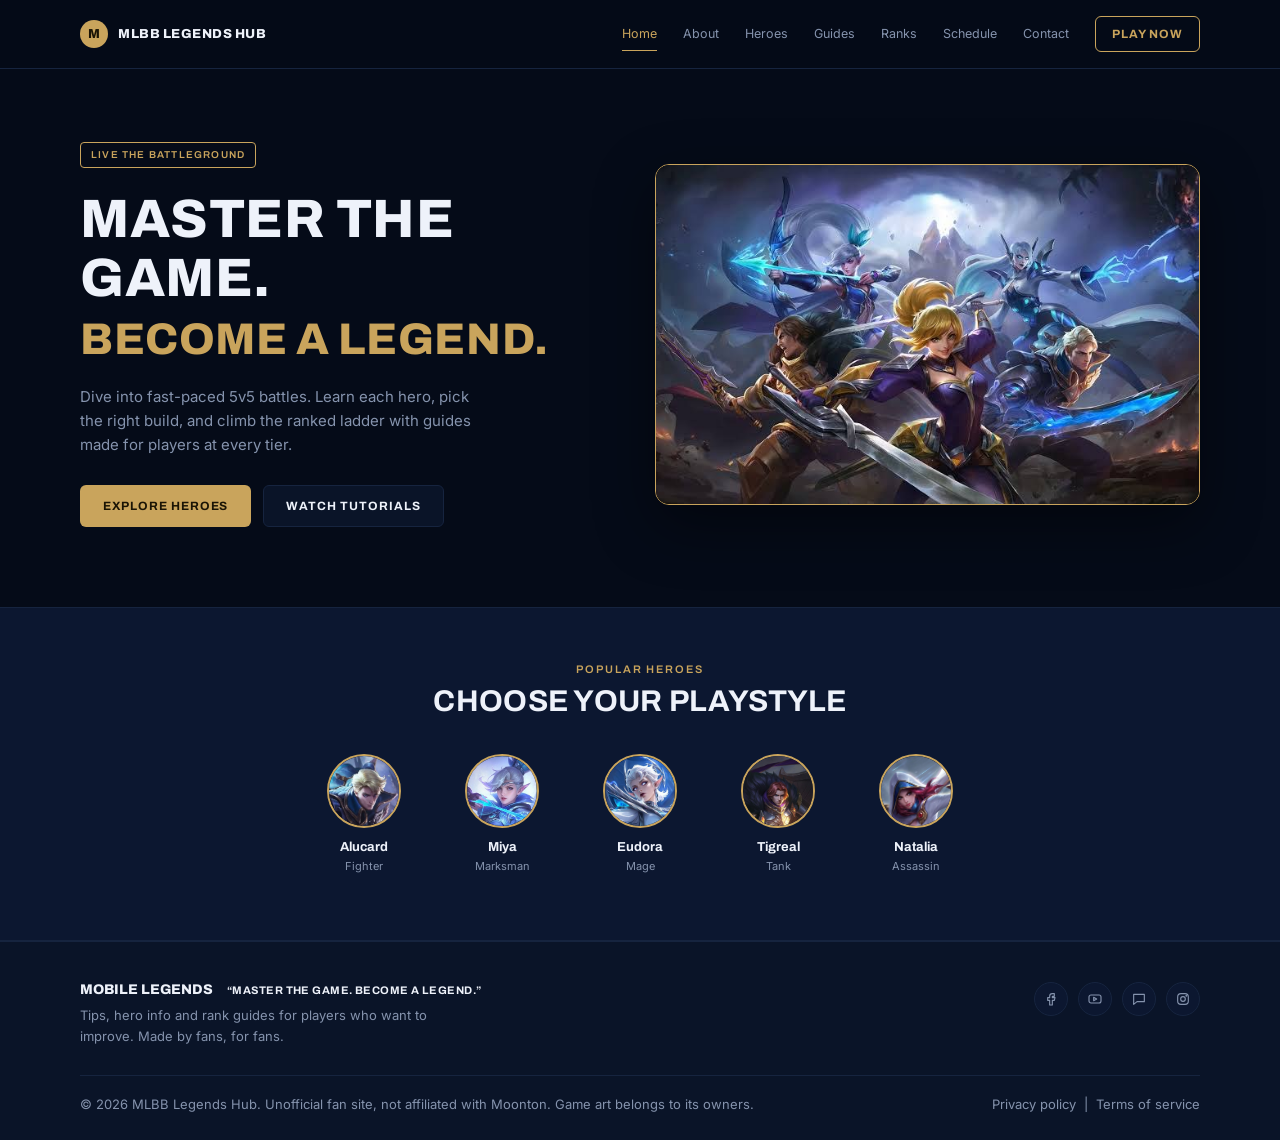
<file: index.html>
<!DOCTYPE html>
<html lang="en">
<head>
  <meta charset="UTF-8">
  <meta name="viewport" content="width=device-width, initial-scale=1">
  <title>MLBB Legends Hub</title>
  <meta name="description" content="Hero picks, guides, rank tiers and match schedules for Mobile Legends players.">
  <link rel="preconnect" href="https://fonts.googleapis.com">
  <link rel="preconnect" href="https://fonts.gstatic.com" crossorigin>
  <link href="https://fonts.googleapis.com/css2?family=Archivo:wght@500;700;800&family=Inter:wght@400;500;600&display=swap" rel="stylesheet">
  <link rel="stylesheet" href="css/style.css">
</head>
<body>

<svg width="0" height="0" style="position:absolute" aria-hidden="true">
  <defs>
    <symbol id="i-tank" viewBox="0 0 24 24"><path d="M12 3l7 3v5c0 5-3.5 8.5-7 10-3.5-1.5-7-5-7-10V6z"/></symbol>
    <symbol id="i-fighter" viewBox="0 0 24 24"><path d="M5 19l10-10M15 9l4-4V4h-1l-4 4M7 17l-2 2M8 14l2 2"/></symbol>
    <symbol id="i-assassin" viewBox="0 0 24 24"><path d="M12 2l3 9-3 3-3-3zM12 14v8M9 17h6"/></symbol>
    <symbol id="i-mage" viewBox="0 0 24 24"><path d="M12 3l2.5 6.5L21 12l-6.5 2.5L12 21l-2.5-6.5L3 12l6.5-2.5z"/></symbol>
    <symbol id="i-marksman" viewBox="0 0 24 24"><circle cx="12" cy="12" r="9"/><circle cx="12" cy="12" r="5"/><circle cx="12" cy="12" r="1"/></symbol>
    <symbol id="i-support" viewBox="0 0 24 24"><path d="M12 20s-7-4.5-7-10a4 4 0 017-2.5A4 4 0 0119 10c0 5.5-7 10-7 10z"/></symbol>
    <symbol id="i-star" viewBox="0 0 24 24"><path d="M12 3l2.7 5.6 6.1.9-4.4 4.3 1 6.1L12 17l-5.4 2.9 1-6.1L3.2 9.5l6.1-.9z"/></symbol>
    <symbol id="i-book" viewBox="0 0 24 24"><path d="M5 4h11a3 3 0 013 3v13H8a3 3 0 01-3-3zM5 17a3 3 0 013-3h11"/></symbol>
    <symbol id="i-bolt" viewBox="0 0 24 24"><path d="M13 2L5 14h6l-1 8 8-12h-6z"/></symbol>
    <symbol id="i-gem" viewBox="0 0 24 24"><path d="M6 4h12l4 6-10 11L2 10zM2 10h20M9 4l-2 6 5 11 5-11-2-6"/></symbol>
    <symbol id="i-rank" viewBox="0 0 24 24"><path d="M12 2l8 3v6c0 5.2-3.4 9.3-8 11-4.6-1.7-8-5.8-8-11V5z"/><path d="M12 8l1.5 3 3.3.5-2.4 2.3.6 3.3-3-1.6-3 1.6.6-3.3-2.4-2.3 3.3-.5z"/></symbol>
    <symbol id="i-fb" viewBox="0 0 24 24"><path d="M14 8h3V4h-3a4 4 0 00-4 4v2H7v4h3v7h4v-7h3l1-4h-4V8z"/></symbol>
    <symbol id="i-yt" viewBox="0 0 24 24"><rect x="3" y="6" width="18" height="12" rx="3"/><path d="M10 9.5v5l4.5-2.5z"/></symbol>
    <symbol id="i-chat" viewBox="0 0 24 24"><path d="M4 5h16v11H9l-5 4z"/></symbol>
    <symbol id="i-ig" viewBox="0 0 24 24"><rect x="4" y="4" width="16" height="16" rx="5"/><circle cx="12" cy="12" r="3.5"/><circle cx="17" cy="7" r=".6"/></symbol>
  </defs>
</svg>

<a class="skip" href="#main">Skip to content</a>

<header class="site-header">
  <div class="wrap bar">
    <a class="brand" href="index.html" aria-label="MLBB Legends Hub home">
      <span class="brand-mark">M</span>
      <span class="brand-name">MLBB Legends Hub</span>
    </a>

    <button class="nav-toggle" aria-expanded="false" aria-controls="nav" aria-label="Open menu">
      <span></span><span></span><span></span>
    </button>

    <nav id="nav" class="nav" aria-label="Main">
      <a href="index.html" aria-current="page">Home</a>
      <a href="about.html">About</a>
      <a href="heroes.html">Heroes</a>
      <a href="guides.html">Guides</a>
      <a href="ranks.html">Ranks</a>
      <a href="schedule.html">Schedule</a>
      <a href="contact.html">Contact</a>
      <a class="btn btn-outline nav-cta" href="heroes.html">Play now</a>
    </nav>
  </div>
</header>

<main id="main" tabindex="-1">
  <section class="page" data-page="home">
    <div class="wrap hero">
      <div class="hero-copy">
        <span class="tag">Live the battleground</span>
        <h1>Master the game.<span class="gold">Become a legend.</span></h1>
        <p>Dive into fast-paced 5v5 battles. Learn each hero, pick the right build, and climb the ranked ladder with guides made for players at every tier.</p>
        <div class="btn-row">
          <a class="btn btn-gold" href="heroes.html">Explore heroes</a>
          <a class="btn btn-dark" href="guides.html">Watch tutorials</a>
        </div>
      </div>
      <figure class="hero-art">
        <img src="assets/banner.jpg" alt="Mobile Legends heroes charging into battle" width="739" height="415">
      </figure>
    </div>

    <div class="band">
      <div class="wrap">
        <p class="eyebrow center">Popular heroes</p>
        <h2 class="center">Choose your playstyle</h2>
        <ul class="orbs" id="home-orbs">
          <li><a href="heroes.html?hero=alucard"><img src="assets/alucard.jpg" alt=""><strong>Alucard</strong><span>Fighter</span></a></li>
          <li><a href="heroes.html?hero=miya"><img src="assets/miya.jpg" alt=""><strong>Miya</strong><span>Marksman</span></a></li>
          <li><a href="heroes.html?hero=eudora"><img src="assets/eudora.jpg" alt=""><strong>Eudora</strong><span>Mage</span></a></li>
          <li><a href="heroes.html?hero=tigreal"><img src="assets/tigreal.jpg" alt=""><strong>Tigreal</strong><span>Tank</span></a></li>
          <li><a href="heroes.html?hero=natalia"><img src="assets/natalia.jpg" alt=""><strong>Natalia</strong><span>Assassin</span></a></li>
        </ul>
      </div>
    </div>
  </section>
</main>

<footer class="site-footer">
  <div class="wrap">
    <div class="foot-top">
      <div>
        <p class="foot-brand"><strong>Mobile Legends</strong><q>Master the game. Become a legend.</q></p>
        <p class="muted small foot-text">Tips, hero info and rank guides for players who want to improve. Made by fans, for fans.</p>
      </div>
      <ul class="social" aria-label="Social links">
        <li><a href="#" aria-label="Facebook"><svg class="i"><use href="#i-fb"/></svg></a></li>
        <li><a href="#" aria-label="YouTube"><svg class="i"><use href="#i-yt"/></svg></a></li>
        <li><a href="#" aria-label="Community chat"><svg class="i"><use href="#i-chat"/></svg></a></li>
        <li><a href="#" aria-label="Instagram"><svg class="i"><use href="#i-ig"/></svg></a></li>
      </ul>
    </div>
    <div class="foot-bottom">
      <p class="muted small">&copy; <span id="year">2026</span> MLBB Legends Hub. Unofficial fan site, not affiliated with Moonton. Game art belongs to its owners.</p>
      <p class="muted small"><a href="#">Privacy policy</a> &nbsp;|&nbsp; <a href="#">Terms of service</a></p>
    </div>
  </div>
</footer>

<script src="js/main.js"></script>
</body>
</html>
</file>
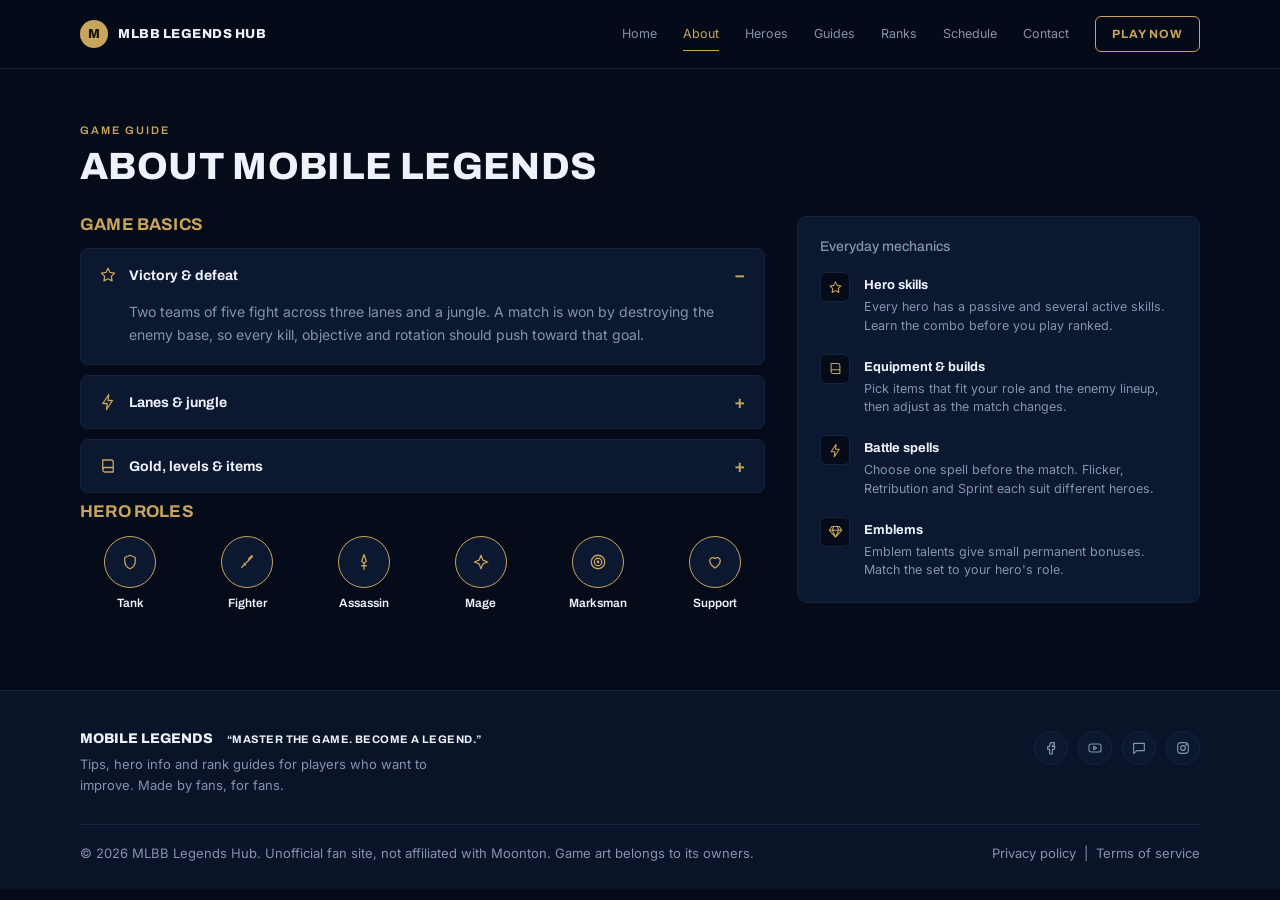
<file: about.html>
<!DOCTYPE html>
<html lang="en">
<head>
  <meta charset="UTF-8">
  <meta name="viewport" content="width=device-width, initial-scale=1">
  <title>About | MLBB Legends Hub</title>
  <meta name="description" content="Hero picks, guides, rank tiers and match schedules for Mobile Legends players.">
  <link rel="preconnect" href="https://fonts.googleapis.com">
  <link rel="preconnect" href="https://fonts.gstatic.com" crossorigin>
  <link href="https://fonts.googleapis.com/css2?family=Archivo:wght@500;700;800&family=Inter:wght@400;500;600&display=swap" rel="stylesheet">
  <link rel="stylesheet" href="css/style.css">
</head>
<body>

<svg width="0" height="0" style="position:absolute" aria-hidden="true">
  <defs>
    <symbol id="i-tank" viewBox="0 0 24 24"><path d="M12 3l7 3v5c0 5-3.5 8.5-7 10-3.5-1.5-7-5-7-10V6z"/></symbol>
    <symbol id="i-fighter" viewBox="0 0 24 24"><path d="M5 19l10-10M15 9l4-4V4h-1l-4 4M7 17l-2 2M8 14l2 2"/></symbol>
    <symbol id="i-assassin" viewBox="0 0 24 24"><path d="M12 2l3 9-3 3-3-3zM12 14v8M9 17h6"/></symbol>
    <symbol id="i-mage" viewBox="0 0 24 24"><path d="M12 3l2.5 6.5L21 12l-6.5 2.5L12 21l-2.5-6.5L3 12l6.5-2.5z"/></symbol>
    <symbol id="i-marksman" viewBox="0 0 24 24"><circle cx="12" cy="12" r="9"/><circle cx="12" cy="12" r="5"/><circle cx="12" cy="12" r="1"/></symbol>
    <symbol id="i-support" viewBox="0 0 24 24"><path d="M12 20s-7-4.5-7-10a4 4 0 017-2.5A4 4 0 0119 10c0 5.5-7 10-7 10z"/></symbol>
    <symbol id="i-star" viewBox="0 0 24 24"><path d="M12 3l2.7 5.6 6.1.9-4.4 4.3 1 6.1L12 17l-5.4 2.9 1-6.1L3.2 9.5l6.1-.9z"/></symbol>
    <symbol id="i-book" viewBox="0 0 24 24"><path d="M5 4h11a3 3 0 013 3v13H8a3 3 0 01-3-3zM5 17a3 3 0 013-3h11"/></symbol>
    <symbol id="i-bolt" viewBox="0 0 24 24"><path d="M13 2L5 14h6l-1 8 8-12h-6z"/></symbol>
    <symbol id="i-gem" viewBox="0 0 24 24"><path d="M6 4h12l4 6-10 11L2 10zM2 10h20M9 4l-2 6 5 11 5-11-2-6"/></symbol>
    <symbol id="i-rank" viewBox="0 0 24 24"><path d="M12 2l8 3v6c0 5.2-3.4 9.3-8 11-4.6-1.7-8-5.8-8-11V5z"/><path d="M12 8l1.5 3 3.3.5-2.4 2.3.6 3.3-3-1.6-3 1.6.6-3.3-2.4-2.3 3.3-.5z"/></symbol>
    <symbol id="i-fb" viewBox="0 0 24 24"><path d="M14 8h3V4h-3a4 4 0 00-4 4v2H7v4h3v7h4v-7h3l1-4h-4V8z"/></symbol>
    <symbol id="i-yt" viewBox="0 0 24 24"><rect x="3" y="6" width="18" height="12" rx="3"/><path d="M10 9.5v5l4.5-2.5z"/></symbol>
    <symbol id="i-chat" viewBox="0 0 24 24"><path d="M4 5h16v11H9l-5 4z"/></symbol>
    <symbol id="i-ig" viewBox="0 0 24 24"><rect x="4" y="4" width="16" height="16" rx="5"/><circle cx="12" cy="12" r="3.5"/><circle cx="17" cy="7" r=".6"/></symbol>
  </defs>
</svg>

<a class="skip" href="#main">Skip to content</a>

<header class="site-header">
  <div class="wrap bar">
    <a class="brand" href="index.html" aria-label="MLBB Legends Hub home">
      <span class="brand-mark">M</span>
      <span class="brand-name">MLBB Legends Hub</span>
    </a>

    <button class="nav-toggle" aria-expanded="false" aria-controls="nav" aria-label="Open menu">
      <span></span><span></span><span></span>
    </button>

    <nav id="nav" class="nav" aria-label="Main">
      <a href="index.html">Home</a>
      <a href="about.html" aria-current="page">About</a>
      <a href="heroes.html">Heroes</a>
      <a href="guides.html">Guides</a>
      <a href="ranks.html">Ranks</a>
      <a href="schedule.html">Schedule</a>
      <a href="contact.html">Contact</a>
      <a class="btn btn-outline nav-cta" href="heroes.html">Play now</a>
    </nav>
  </div>
</header>

<main id="main" tabindex="-1">
  <section class="page" data-page="about">
    <div class="wrap">
      <header class="page-head">
        <p class="eyebrow">Game guide</p>
        <h1>About Mobile Legends</h1>
      </header>

      <div class="about-grid">
        <div>
          <h3 class="gold-h">Game basics</h3>
          <details class="basic" open>
            <summary><svg class="i gold"><use href="#i-star"/></svg> Victory &amp; defeat</summary>
            <p>Two teams of five fight across three lanes and a jungle. A match is won by destroying the enemy base, so every kill, objective and rotation should push toward that goal.</p>
          </details>
          <details class="basic">
            <summary><svg class="i gold"><use href="#i-bolt"/></svg> Lanes &amp; jungle</summary>
            <p>Gold lane, mid lane and EXP lane each have a tower line to defend. The jungler farms monsters, takes the Turtle and Lord, and ganks lanes that need help.</p>
          </details>
          <details class="basic">
            <summary><svg class="i gold"><use href="#i-book"/></svg> Gold, levels &amp; items</summary>
            <p>Farm minions and monsters to earn gold, buy items in the shop, and level up skills as you gain experience. Build to counter what the enemy team is doing.</p>
          </details>

          <h3 class="gold-h">Hero roles</h3>
          <ul class="roles">
            <li><span class="circle"><svg class="i"><use href="#i-tank"/></svg></span>Tank</li>
            <li><span class="circle"><svg class="i"><use href="#i-fighter"/></svg></span>Fighter</li>
            <li><span class="circle"><svg class="i"><use href="#i-assassin"/></svg></span>Assassin</li>
            <li><span class="circle"><svg class="i"><use href="#i-mage"/></svg></span>Mage</li>
            <li><span class="circle"><svg class="i"><use href="#i-marksman"/></svg></span>Marksman</li>
            <li><span class="circle"><svg class="i"><use href="#i-support"/></svg></span>Support</li>
          </ul>
        </div>

        <aside class="panel mech">
          <h3>Everyday mechanics</h3>
          <ul>
            <li><span class="sq"><svg class="i"><use href="#i-star"/></svg></span><div><strong>Hero skills</strong><p>Every hero has a passive and several active skills. Learn the combo before you play ranked.</p></div></li>
            <li><span class="sq"><svg class="i"><use href="#i-book"/></svg></span><div><strong>Equipment &amp; builds</strong><p>Pick items that fit your role and the enemy lineup, then adjust as the match changes.</p></div></li>
            <li><span class="sq"><svg class="i"><use href="#i-bolt"/></svg></span><div><strong>Battle spells</strong><p>Choose one spell before the match. Flicker, Retribution and Sprint each suit different heroes.</p></div></li>
            <li><span class="sq"><svg class="i"><use href="#i-gem"/></svg></span><div><strong>Emblems</strong><p>Emblem talents give small permanent bonuses. Match the set to your hero's role.</p></div></li>
          </ul>
        </aside>
      </div>
    </div>
  </section>
</main>

<footer class="site-footer">
  <div class="wrap">
    <div class="foot-top">
      <div>
        <p class="foot-brand"><strong>Mobile Legends</strong><q>Master the game. Become a legend.</q></p>
        <p class="muted small foot-text">Tips, hero info and rank guides for players who want to improve. Made by fans, for fans.</p>
      </div>
      <ul class="social" aria-label="Social links">
        <li><a href="#" aria-label="Facebook"><svg class="i"><use href="#i-fb"/></svg></a></li>
        <li><a href="#" aria-label="YouTube"><svg class="i"><use href="#i-yt"/></svg></a></li>
        <li><a href="#" aria-label="Community chat"><svg class="i"><use href="#i-chat"/></svg></a></li>
        <li><a href="#" aria-label="Instagram"><svg class="i"><use href="#i-ig"/></svg></a></li>
      </ul>
    </div>
    <div class="foot-bottom">
      <p class="muted small">&copy; <span id="year">2026</span> MLBB Legends Hub. Unofficial fan site, not affiliated with Moonton. Game art belongs to its owners.</p>
      <p class="muted small"><a href="#">Privacy policy</a> &nbsp;|&nbsp; <a href="#">Terms of service</a></p>
    </div>
  </div>
</footer>

<script src="js/main.js"></script>
</body>
</html>
</file>
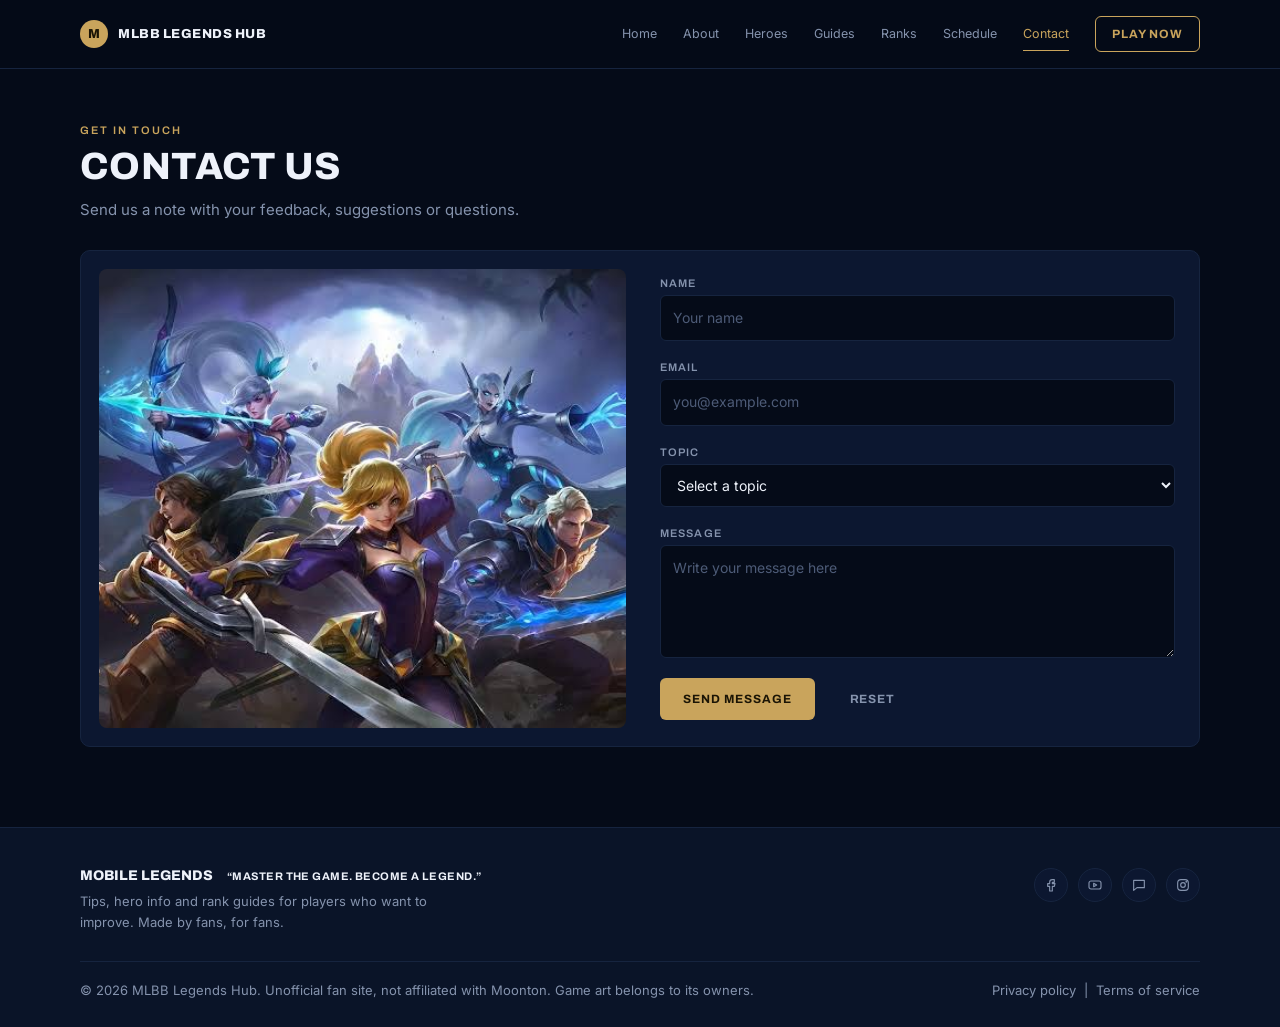
<file: contact.html>
<!DOCTYPE html>
<html lang="en">
<head>
  <meta charset="UTF-8">
  <meta name="viewport" content="width=device-width, initial-scale=1">
  <title>Contact | MLBB Legends Hub</title>
  <meta name="description" content="Hero picks, guides, rank tiers and match schedules for Mobile Legends players.">
  <link rel="preconnect" href="https://fonts.googleapis.com">
  <link rel="preconnect" href="https://fonts.gstatic.com" crossorigin>
  <link href="https://fonts.googleapis.com/css2?family=Archivo:wght@500;700;800&family=Inter:wght@400;500;600&display=swap" rel="stylesheet">
  <link rel="stylesheet" href="css/style.css">
</head>
<body>

<svg width="0" height="0" style="position:absolute" aria-hidden="true">
  <defs>
    <symbol id="i-tank" viewBox="0 0 24 24"><path d="M12 3l7 3v5c0 5-3.5 8.5-7 10-3.5-1.5-7-5-7-10V6z"/></symbol>
    <symbol id="i-fighter" viewBox="0 0 24 24"><path d="M5 19l10-10M15 9l4-4V4h-1l-4 4M7 17l-2 2M8 14l2 2"/></symbol>
    <symbol id="i-assassin" viewBox="0 0 24 24"><path d="M12 2l3 9-3 3-3-3zM12 14v8M9 17h6"/></symbol>
    <symbol id="i-mage" viewBox="0 0 24 24"><path d="M12 3l2.5 6.5L21 12l-6.5 2.5L12 21l-2.5-6.5L3 12l6.5-2.5z"/></symbol>
    <symbol id="i-marksman" viewBox="0 0 24 24"><circle cx="12" cy="12" r="9"/><circle cx="12" cy="12" r="5"/><circle cx="12" cy="12" r="1"/></symbol>
    <symbol id="i-support" viewBox="0 0 24 24"><path d="M12 20s-7-4.5-7-10a4 4 0 017-2.5A4 4 0 0119 10c0 5.5-7 10-7 10z"/></symbol>
    <symbol id="i-star" viewBox="0 0 24 24"><path d="M12 3l2.7 5.6 6.1.9-4.4 4.3 1 6.1L12 17l-5.4 2.9 1-6.1L3.2 9.5l6.1-.9z"/></symbol>
    <symbol id="i-book" viewBox="0 0 24 24"><path d="M5 4h11a3 3 0 013 3v13H8a3 3 0 01-3-3zM5 17a3 3 0 013-3h11"/></symbol>
    <symbol id="i-bolt" viewBox="0 0 24 24"><path d="M13 2L5 14h6l-1 8 8-12h-6z"/></symbol>
    <symbol id="i-gem" viewBox="0 0 24 24"><path d="M6 4h12l4 6-10 11L2 10zM2 10h20M9 4l-2 6 5 11 5-11-2-6"/></symbol>
    <symbol id="i-rank" viewBox="0 0 24 24"><path d="M12 2l8 3v6c0 5.2-3.4 9.3-8 11-4.6-1.7-8-5.8-8-11V5z"/><path d="M12 8l1.5 3 3.3.5-2.4 2.3.6 3.3-3-1.6-3 1.6.6-3.3-2.4-2.3 3.3-.5z"/></symbol>
    <symbol id="i-fb" viewBox="0 0 24 24"><path d="M14 8h3V4h-3a4 4 0 00-4 4v2H7v4h3v7h4v-7h3l1-4h-4V8z"/></symbol>
    <symbol id="i-yt" viewBox="0 0 24 24"><rect x="3" y="6" width="18" height="12" rx="3"/><path d="M10 9.5v5l4.5-2.5z"/></symbol>
    <symbol id="i-chat" viewBox="0 0 24 24"><path d="M4 5h16v11H9l-5 4z"/></symbol>
    <symbol id="i-ig" viewBox="0 0 24 24"><rect x="4" y="4" width="16" height="16" rx="5"/><circle cx="12" cy="12" r="3.5"/><circle cx="17" cy="7" r=".6"/></symbol>
  </defs>
</svg>

<a class="skip" href="#main">Skip to content</a>

<header class="site-header">
  <div class="wrap bar">
    <a class="brand" href="index.html" aria-label="MLBB Legends Hub home">
      <span class="brand-mark">M</span>
      <span class="brand-name">MLBB Legends Hub</span>
    </a>

    <button class="nav-toggle" aria-expanded="false" aria-controls="nav" aria-label="Open menu">
      <span></span><span></span><span></span>
    </button>

    <nav id="nav" class="nav" aria-label="Main">
      <a href="index.html">Home</a>
      <a href="about.html">About</a>
      <a href="heroes.html">Heroes</a>
      <a href="guides.html">Guides</a>
      <a href="ranks.html">Ranks</a>
      <a href="schedule.html">Schedule</a>
      <a href="contact.html" aria-current="page">Contact</a>
      <a class="btn btn-outline nav-cta" href="heroes.html">Play now</a>
    </nav>
  </div>
</header>

<main id="main" tabindex="-1">
  <section class="page" data-page="contact">
    <div class="wrap">
      <header class="page-head">
        <p class="eyebrow">Get in touch</p>
        <h1>Contact us</h1>
        <p class="lead">Send us a note with your feedback, suggestions or questions.</p>
      </header>

      <div class="contact-grid panel">
        <img src="assets/banner.jpg" alt="Mobile Legends heroes in a dark battlefield" loading="lazy">
        <form id="contact-form" novalidate>
          <div class="field">
            <label for="c-name">Name</label>
            <input id="c-name" name="name" type="text" autocomplete="name" required placeholder="Your name">
            <small class="err" aria-live="polite"></small>
          </div>
          <div class="field">
            <label for="c-email">Email</label>
            <input id="c-email" name="email" type="email" autocomplete="email" required placeholder="you@example.com">
            <small class="err" aria-live="polite"></small>
          </div>
          <div class="field">
            <label for="c-topic">Topic</label>
            <select id="c-topic" name="topic" required>
              <option value="">Select a topic</option>
              <option>Feedback</option>
              <option>Hero or build suggestion</option>
              <option>Report a mistake</option>
              <option>Other</option>
            </select>
            <small class="err" aria-live="polite"></small>
          </div>
          <div class="field">
            <label for="c-msg">Message</label>
            <textarea id="c-msg" name="message" rows="4" required placeholder="Write your message here"></textarea>
            <small class="err" aria-live="polite"></small>
          </div>
          <div class="btn-row">
            <button class="btn btn-gold" type="submit">Send message</button>
            <button class="btn btn-ghost" type="reset">Reset</button>
          </div>
          <p class="form-ok" id="form-ok" role="status" hidden>Thanks, your message is ready to send. Connect this form to your email service or backend to deliver it.</p>
        </form>
      </div>
    </div>
  </section>
</main>

<footer class="site-footer">
  <div class="wrap">
    <div class="foot-top">
      <div>
        <p class="foot-brand"><strong>Mobile Legends</strong><q>Master the game. Become a legend.</q></p>
        <p class="muted small foot-text">Tips, hero info and rank guides for players who want to improve. Made by fans, for fans.</p>
      </div>
      <ul class="social" aria-label="Social links">
        <li><a href="#" aria-label="Facebook"><svg class="i"><use href="#i-fb"/></svg></a></li>
        <li><a href="#" aria-label="YouTube"><svg class="i"><use href="#i-yt"/></svg></a></li>
        <li><a href="#" aria-label="Community chat"><svg class="i"><use href="#i-chat"/></svg></a></li>
        <li><a href="#" aria-label="Instagram"><svg class="i"><use href="#i-ig"/></svg></a></li>
      </ul>
    </div>
    <div class="foot-bottom">
      <p class="muted small">&copy; <span id="year">2026</span> MLBB Legends Hub. Unofficial fan site, not affiliated with Moonton. Game art belongs to its owners.</p>
      <p class="muted small"><a href="#">Privacy policy</a> &nbsp;|&nbsp; <a href="#">Terms of service</a></p>
    </div>
  </div>
</footer>

<script src="js/main.js"></script>
<script src="js/contact.js"></script>
</body>
</html>
</file>
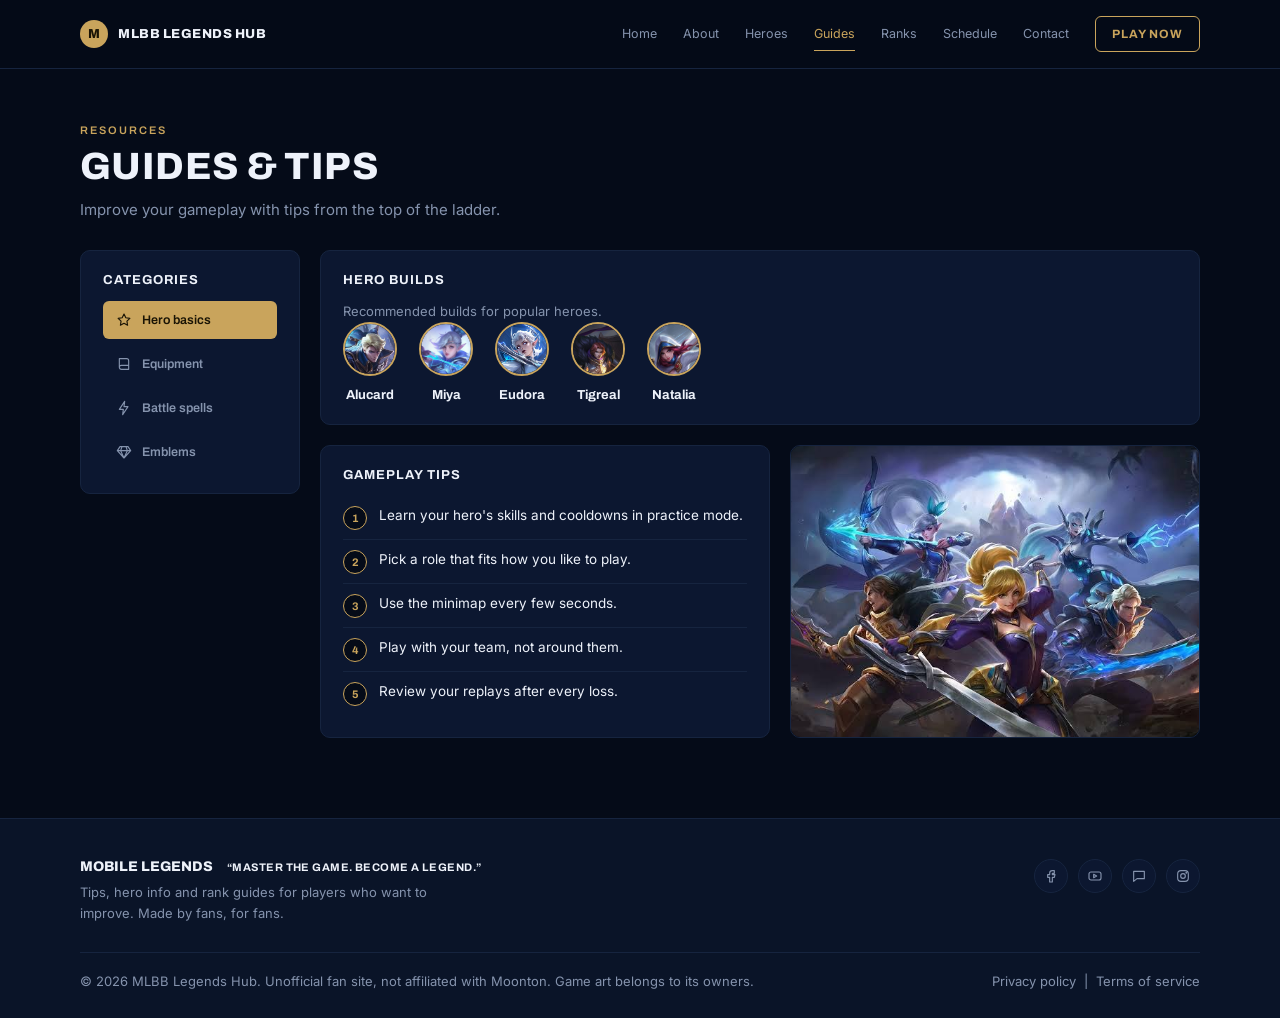
<file: guides.html>
<!DOCTYPE html>
<html lang="en">
<head>
  <meta charset="UTF-8">
  <meta name="viewport" content="width=device-width, initial-scale=1">
  <title>Guides | MLBB Legends Hub</title>
  <meta name="description" content="Hero picks, guides, rank tiers and match schedules for Mobile Legends players.">
  <link rel="preconnect" href="https://fonts.googleapis.com">
  <link rel="preconnect" href="https://fonts.gstatic.com" crossorigin>
  <link href="https://fonts.googleapis.com/css2?family=Archivo:wght@500;700;800&family=Inter:wght@400;500;600&display=swap" rel="stylesheet">
  <link rel="stylesheet" href="css/style.css">
</head>
<body>

<svg width="0" height="0" style="position:absolute" aria-hidden="true">
  <defs>
    <symbol id="i-tank" viewBox="0 0 24 24"><path d="M12 3l7 3v5c0 5-3.5 8.5-7 10-3.5-1.5-7-5-7-10V6z"/></symbol>
    <symbol id="i-fighter" viewBox="0 0 24 24"><path d="M5 19l10-10M15 9l4-4V4h-1l-4 4M7 17l-2 2M8 14l2 2"/></symbol>
    <symbol id="i-assassin" viewBox="0 0 24 24"><path d="M12 2l3 9-3 3-3-3zM12 14v8M9 17h6"/></symbol>
    <symbol id="i-mage" viewBox="0 0 24 24"><path d="M12 3l2.5 6.5L21 12l-6.5 2.5L12 21l-2.5-6.5L3 12l6.5-2.5z"/></symbol>
    <symbol id="i-marksman" viewBox="0 0 24 24"><circle cx="12" cy="12" r="9"/><circle cx="12" cy="12" r="5"/><circle cx="12" cy="12" r="1"/></symbol>
    <symbol id="i-support" viewBox="0 0 24 24"><path d="M12 20s-7-4.5-7-10a4 4 0 017-2.5A4 4 0 0119 10c0 5.5-7 10-7 10z"/></symbol>
    <symbol id="i-star" viewBox="0 0 24 24"><path d="M12 3l2.7 5.6 6.1.9-4.4 4.3 1 6.1L12 17l-5.4 2.9 1-6.1L3.2 9.5l6.1-.9z"/></symbol>
    <symbol id="i-book" viewBox="0 0 24 24"><path d="M5 4h11a3 3 0 013 3v13H8a3 3 0 01-3-3zM5 17a3 3 0 013-3h11"/></symbol>
    <symbol id="i-bolt" viewBox="0 0 24 24"><path d="M13 2L5 14h6l-1 8 8-12h-6z"/></symbol>
    <symbol id="i-gem" viewBox="0 0 24 24"><path d="M6 4h12l4 6-10 11L2 10zM2 10h20M9 4l-2 6 5 11 5-11-2-6"/></symbol>
    <symbol id="i-rank" viewBox="0 0 24 24"><path d="M12 2l8 3v6c0 5.2-3.4 9.3-8 11-4.6-1.7-8-5.8-8-11V5z"/><path d="M12 8l1.5 3 3.3.5-2.4 2.3.6 3.3-3-1.6-3 1.6.6-3.3-2.4-2.3 3.3-.5z"/></symbol>
    <symbol id="i-fb" viewBox="0 0 24 24"><path d="M14 8h3V4h-3a4 4 0 00-4 4v2H7v4h3v7h4v-7h3l1-4h-4V8z"/></symbol>
    <symbol id="i-yt" viewBox="0 0 24 24"><rect x="3" y="6" width="18" height="12" rx="3"/><path d="M10 9.5v5l4.5-2.5z"/></symbol>
    <symbol id="i-chat" viewBox="0 0 24 24"><path d="M4 5h16v11H9l-5 4z"/></symbol>
    <symbol id="i-ig" viewBox="0 0 24 24"><rect x="4" y="4" width="16" height="16" rx="5"/><circle cx="12" cy="12" r="3.5"/><circle cx="17" cy="7" r=".6"/></symbol>
  </defs>
</svg>

<a class="skip" href="#main">Skip to content</a>

<header class="site-header">
  <div class="wrap bar">
    <a class="brand" href="index.html" aria-label="MLBB Legends Hub home">
      <span class="brand-mark">M</span>
      <span class="brand-name">MLBB Legends Hub</span>
    </a>

    <button class="nav-toggle" aria-expanded="false" aria-controls="nav" aria-label="Open menu">
      <span></span><span></span><span></span>
    </button>

    <nav id="nav" class="nav" aria-label="Main">
      <a href="index.html">Home</a>
      <a href="about.html">About</a>
      <a href="heroes.html">Heroes</a>
      <a href="guides.html" aria-current="page">Guides</a>
      <a href="ranks.html">Ranks</a>
      <a href="schedule.html">Schedule</a>
      <a href="contact.html">Contact</a>
      <a class="btn btn-outline nav-cta" href="heroes.html">Play now</a>
    </nav>
  </div>
</header>

<main id="main" tabindex="-1">
  <section class="page" data-page="guides">
    <div class="wrap">
      <header class="page-head">
        <p class="eyebrow">Resources</p>
        <h1>Guides &amp; tips</h1>
        <p class="lead">Improve your gameplay with tips from the top of the ladder.</p>
      </header>

      <div class="guides-grid">
        <aside class="panel side">
          <h3 class="mini">Categories</h3>
          <div class="side-list" id="guide-tabs" role="tablist" aria-orientation="vertical"></div>
        </aside>

        <div class="guides-main">
          <div class="panel">
            <h3 class="mini">Hero builds</h3>
            <p class="muted small">Recommended builds for popular heroes.</p>
            <ul class="orbs small-orbs">
              <li><a href="heroes.html?hero=alucard"><img src="assets/alucard.jpg" alt=""><strong>Alucard</strong></a></li>
              <li><a href="heroes.html?hero=miya"><img src="assets/miya.jpg" alt=""><strong>Miya</strong></a></li>
              <li><a href="heroes.html?hero=eudora"><img src="assets/eudora.jpg" alt=""><strong>Eudora</strong></a></li>
              <li><a href="heroes.html?hero=tigreal"><img src="assets/tigreal.jpg" alt=""><strong>Tigreal</strong></a></li>
              <li><a href="heroes.html?hero=natalia"><img src="assets/natalia.jpg" alt=""><strong>Natalia</strong></a></li>
            </ul>
          </div>

          <div class="guide-row">
            <div class="panel" id="guide-panel" role="tabpanel">
              <h3 class="mini" id="guide-title">Gameplay tips</h3>
              <ol class="tips" id="guide-tips"></ol>
            </div>
            <img class="guide-img" src="assets/banner.jpg" alt="" loading="lazy">
          </div>
        </div>
      </div>
    </div>
  </section>
</main>

<footer class="site-footer">
  <div class="wrap">
    <div class="foot-top">
      <div>
        <p class="foot-brand"><strong>Mobile Legends</strong><q>Master the game. Become a legend.</q></p>
        <p class="muted small foot-text">Tips, hero info and rank guides for players who want to improve. Made by fans, for fans.</p>
      </div>
      <ul class="social" aria-label="Social links">
        <li><a href="#" aria-label="Facebook"><svg class="i"><use href="#i-fb"/></svg></a></li>
        <li><a href="#" aria-label="YouTube"><svg class="i"><use href="#i-yt"/></svg></a></li>
        <li><a href="#" aria-label="Community chat"><svg class="i"><use href="#i-chat"/></svg></a></li>
        <li><a href="#" aria-label="Instagram"><svg class="i"><use href="#i-ig"/></svg></a></li>
      </ul>
    </div>
    <div class="foot-bottom">
      <p class="muted small">&copy; <span id="year">2026</span> MLBB Legends Hub. Unofficial fan site, not affiliated with Moonton. Game art belongs to its owners.</p>
      <p class="muted small"><a href="#">Privacy policy</a> &nbsp;|&nbsp; <a href="#">Terms of service</a></p>
    </div>
  </div>
</footer>

<script src="js/main.js"></script>
<script src="js/guides.js"></script>
</body>
</html>
</file>
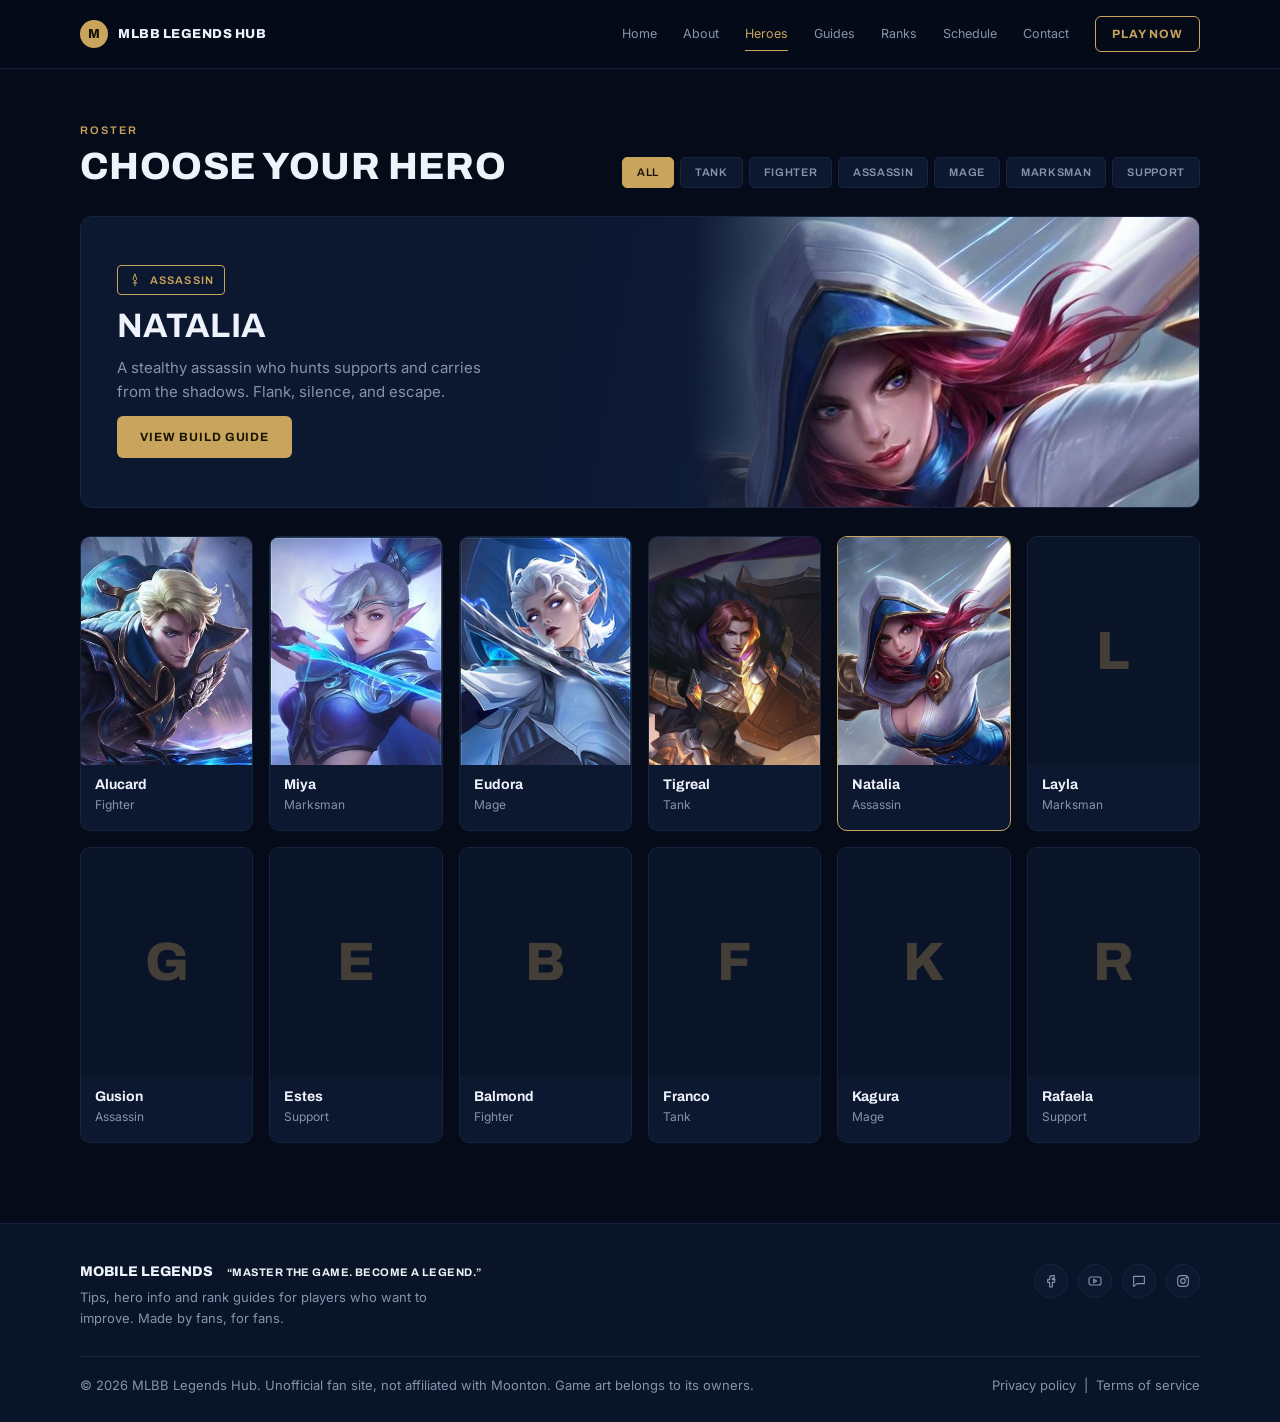
<file: heroes.html>
<!DOCTYPE html>
<html lang="en">
<head>
  <meta charset="UTF-8">
  <meta name="viewport" content="width=device-width, initial-scale=1">
  <title>Heroes | MLBB Legends Hub</title>
  <meta name="description" content="Hero picks, guides, rank tiers and match schedules for Mobile Legends players.">
  <link rel="preconnect" href="https://fonts.googleapis.com">
  <link rel="preconnect" href="https://fonts.gstatic.com" crossorigin>
  <link href="https://fonts.googleapis.com/css2?family=Archivo:wght@500;700;800&family=Inter:wght@400;500;600&display=swap" rel="stylesheet">
  <link rel="stylesheet" href="css/style.css">
</head>
<body>

<svg width="0" height="0" style="position:absolute" aria-hidden="true">
  <defs>
    <symbol id="i-tank" viewBox="0 0 24 24"><path d="M12 3l7 3v5c0 5-3.5 8.5-7 10-3.5-1.5-7-5-7-10V6z"/></symbol>
    <symbol id="i-fighter" viewBox="0 0 24 24"><path d="M5 19l10-10M15 9l4-4V4h-1l-4 4M7 17l-2 2M8 14l2 2"/></symbol>
    <symbol id="i-assassin" viewBox="0 0 24 24"><path d="M12 2l3 9-3 3-3-3zM12 14v8M9 17h6"/></symbol>
    <symbol id="i-mage" viewBox="0 0 24 24"><path d="M12 3l2.5 6.5L21 12l-6.5 2.5L12 21l-2.5-6.5L3 12l6.5-2.5z"/></symbol>
    <symbol id="i-marksman" viewBox="0 0 24 24"><circle cx="12" cy="12" r="9"/><circle cx="12" cy="12" r="5"/><circle cx="12" cy="12" r="1"/></symbol>
    <symbol id="i-support" viewBox="0 0 24 24"><path d="M12 20s-7-4.5-7-10a4 4 0 017-2.5A4 4 0 0119 10c0 5.5-7 10-7 10z"/></symbol>
    <symbol id="i-star" viewBox="0 0 24 24"><path d="M12 3l2.7 5.6 6.1.9-4.4 4.3 1 6.1L12 17l-5.4 2.9 1-6.1L3.2 9.5l6.1-.9z"/></symbol>
    <symbol id="i-book" viewBox="0 0 24 24"><path d="M5 4h11a3 3 0 013 3v13H8a3 3 0 01-3-3zM5 17a3 3 0 013-3h11"/></symbol>
    <symbol id="i-bolt" viewBox="0 0 24 24"><path d="M13 2L5 14h6l-1 8 8-12h-6z"/></symbol>
    <symbol id="i-gem" viewBox="0 0 24 24"><path d="M6 4h12l4 6-10 11L2 10zM2 10h20M9 4l-2 6 5 11 5-11-2-6"/></symbol>
    <symbol id="i-rank" viewBox="0 0 24 24"><path d="M12 2l8 3v6c0 5.2-3.4 9.3-8 11-4.6-1.7-8-5.8-8-11V5z"/><path d="M12 8l1.5 3 3.3.5-2.4 2.3.6 3.3-3-1.6-3 1.6.6-3.3-2.4-2.3 3.3-.5z"/></symbol>
    <symbol id="i-fb" viewBox="0 0 24 24"><path d="M14 8h3V4h-3a4 4 0 00-4 4v2H7v4h3v7h4v-7h3l1-4h-4V8z"/></symbol>
    <symbol id="i-yt" viewBox="0 0 24 24"><rect x="3" y="6" width="18" height="12" rx="3"/><path d="M10 9.5v5l4.5-2.5z"/></symbol>
    <symbol id="i-chat" viewBox="0 0 24 24"><path d="M4 5h16v11H9l-5 4z"/></symbol>
    <symbol id="i-ig" viewBox="0 0 24 24"><rect x="4" y="4" width="16" height="16" rx="5"/><circle cx="12" cy="12" r="3.5"/><circle cx="17" cy="7" r=".6"/></symbol>
  </defs>
</svg>

<a class="skip" href="#main">Skip to content</a>

<header class="site-header">
  <div class="wrap bar">
    <a class="brand" href="index.html" aria-label="MLBB Legends Hub home">
      <span class="brand-mark">M</span>
      <span class="brand-name">MLBB Legends Hub</span>
    </a>

    <button class="nav-toggle" aria-expanded="false" aria-controls="nav" aria-label="Open menu">
      <span></span><span></span><span></span>
    </button>

    <nav id="nav" class="nav" aria-label="Main">
      <a href="index.html">Home</a>
      <a href="about.html">About</a>
      <a href="heroes.html" aria-current="page">Heroes</a>
      <a href="guides.html">Guides</a>
      <a href="ranks.html">Ranks</a>
      <a href="schedule.html">Schedule</a>
      <a href="contact.html">Contact</a>
      <a class="btn btn-outline nav-cta" href="heroes.html">Play now</a>
    </nav>
  </div>
</header>

<main id="main" tabindex="-1">
  <section class="page" data-page="heroes">
    <div class="wrap">
      <header class="page-head row">
        <div>
          <p class="eyebrow">Roster</p>
          <h1>Choose your hero</h1>
        </div>
        <div class="filters" role="group" aria-label="Filter heroes by role" id="hero-filters"></div>
      </header>

      <article class="feature" id="hero-feature" aria-live="polite"></article>
      <ul class="hero-grid" id="hero-grid"></ul>
    </div>
  </section>
</main>

<footer class="site-footer">
  <div class="wrap">
    <div class="foot-top">
      <div>
        <p class="foot-brand"><strong>Mobile Legends</strong><q>Master the game. Become a legend.</q></p>
        <p class="muted small foot-text">Tips, hero info and rank guides for players who want to improve. Made by fans, for fans.</p>
      </div>
      <ul class="social" aria-label="Social links">
        <li><a href="#" aria-label="Facebook"><svg class="i"><use href="#i-fb"/></svg></a></li>
        <li><a href="#" aria-label="YouTube"><svg class="i"><use href="#i-yt"/></svg></a></li>
        <li><a href="#" aria-label="Community chat"><svg class="i"><use href="#i-chat"/></svg></a></li>
        <li><a href="#" aria-label="Instagram"><svg class="i"><use href="#i-ig"/></svg></a></li>
      </ul>
    </div>
    <div class="foot-bottom">
      <p class="muted small">&copy; <span id="year">2026</span> MLBB Legends Hub. Unofficial fan site, not affiliated with Moonton. Game art belongs to its owners.</p>
      <p class="muted small"><a href="#">Privacy policy</a> &nbsp;|&nbsp; <a href="#">Terms of service</a></p>
    </div>
  </div>
</footer>

<script src="js/main.js"></script>
<script src="js/heroes.js"></script>
</body>
</html>
</file>
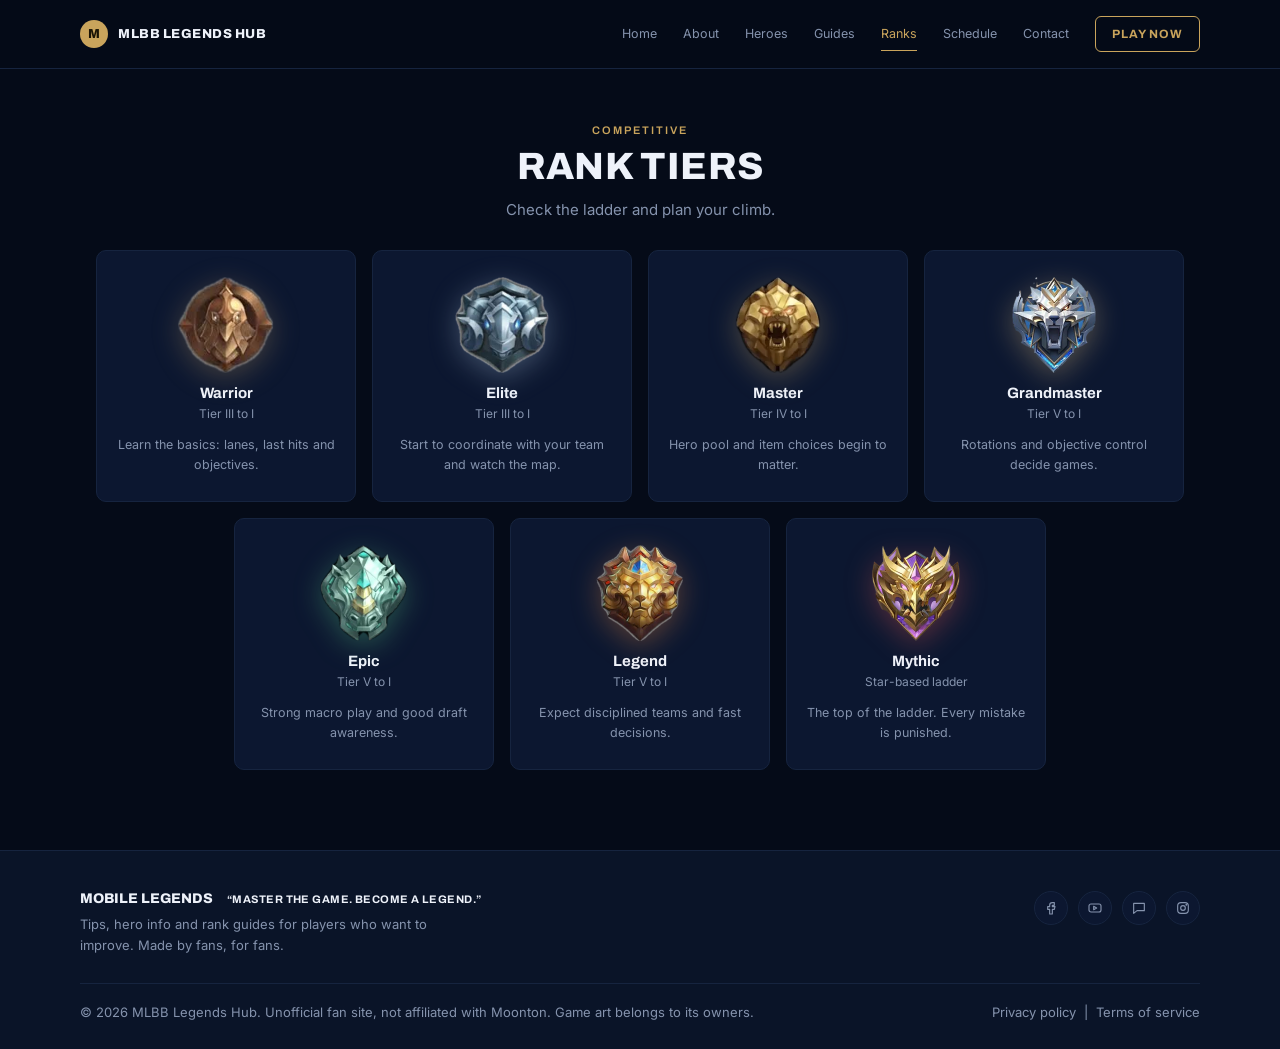
<file: ranks.html>
<!DOCTYPE html>
<html lang="en">
<head>
  <meta charset="UTF-8">
  <meta name="viewport" content="width=device-width, initial-scale=1">
  <title>Ranks | MLBB Legends Hub</title>
  <meta name="description" content="Hero picks, guides, rank tiers and match schedules for Mobile Legends players.">
  <link rel="preconnect" href="https://fonts.googleapis.com">
  <link rel="preconnect" href="https://fonts.gstatic.com" crossorigin>
  <link href="https://fonts.googleapis.com/css2?family=Archivo:wght@500;700;800&family=Inter:wght@400;500;600&display=swap" rel="stylesheet">
  <link rel="stylesheet" href="css/style.css">
</head>
<body>

<svg width="0" height="0" style="position:absolute" aria-hidden="true">
  <defs>
    <symbol id="i-tank" viewBox="0 0 24 24"><path d="M12 3l7 3v5c0 5-3.5 8.5-7 10-3.5-1.5-7-5-7-10V6z"/></symbol>
    <symbol id="i-fighter" viewBox="0 0 24 24"><path d="M5 19l10-10M15 9l4-4V4h-1l-4 4M7 17l-2 2M8 14l2 2"/></symbol>
    <symbol id="i-assassin" viewBox="0 0 24 24"><path d="M12 2l3 9-3 3-3-3zM12 14v8M9 17h6"/></symbol>
    <symbol id="i-mage" viewBox="0 0 24 24"><path d="M12 3l2.5 6.5L21 12l-6.5 2.5L12 21l-2.5-6.5L3 12l6.5-2.5z"/></symbol>
    <symbol id="i-marksman" viewBox="0 0 24 24"><circle cx="12" cy="12" r="9"/><circle cx="12" cy="12" r="5"/><circle cx="12" cy="12" r="1"/></symbol>
    <symbol id="i-support" viewBox="0 0 24 24"><path d="M12 20s-7-4.5-7-10a4 4 0 017-2.5A4 4 0 0119 10c0 5.5-7 10-7 10z"/></symbol>
    <symbol id="i-star" viewBox="0 0 24 24"><path d="M12 3l2.7 5.6 6.1.9-4.4 4.3 1 6.1L12 17l-5.4 2.9 1-6.1L3.2 9.5l6.1-.9z"/></symbol>
    <symbol id="i-book" viewBox="0 0 24 24"><path d="M5 4h11a3 3 0 013 3v13H8a3 3 0 01-3-3zM5 17a3 3 0 013-3h11"/></symbol>
    <symbol id="i-bolt" viewBox="0 0 24 24"><path d="M13 2L5 14h6l-1 8 8-12h-6z"/></symbol>
    <symbol id="i-gem" viewBox="0 0 24 24"><path d="M6 4h12l4 6-10 11L2 10zM2 10h20M9 4l-2 6 5 11 5-11-2-6"/></symbol>
    <symbol id="i-rank" viewBox="0 0 24 24"><path d="M12 2l8 3v6c0 5.2-3.4 9.3-8 11-4.6-1.7-8-5.8-8-11V5z"/><path d="M12 8l1.5 3 3.3.5-2.4 2.3.6 3.3-3-1.6-3 1.6.6-3.3-2.4-2.3 3.3-.5z"/></symbol>
    <symbol id="i-fb" viewBox="0 0 24 24"><path d="M14 8h3V4h-3a4 4 0 00-4 4v2H7v4h3v7h4v-7h3l1-4h-4V8z"/></symbol>
    <symbol id="i-yt" viewBox="0 0 24 24"><rect x="3" y="6" width="18" height="12" rx="3"/><path d="M10 9.5v5l4.5-2.5z"/></symbol>
    <symbol id="i-chat" viewBox="0 0 24 24"><path d="M4 5h16v11H9l-5 4z"/></symbol>
    <symbol id="i-ig" viewBox="0 0 24 24"><rect x="4" y="4" width="16" height="16" rx="5"/><circle cx="12" cy="12" r="3.5"/><circle cx="17" cy="7" r=".6"/></symbol>
  </defs>
</svg>

<a class="skip" href="#main">Skip to content</a>

<header class="site-header">
  <div class="wrap bar">
    <a class="brand" href="index.html" aria-label="MLBB Legends Hub home">
      <span class="brand-mark">M</span>
      <span class="brand-name">MLBB Legends Hub</span>
    </a>

    <button class="nav-toggle" aria-expanded="false" aria-controls="nav" aria-label="Open menu">
      <span></span><span></span><span></span>
    </button>

    <nav id="nav" class="nav" aria-label="Main">
      <a href="index.html">Home</a>
      <a href="about.html">About</a>
      <a href="heroes.html">Heroes</a>
      <a href="guides.html">Guides</a>
      <a href="ranks.html" aria-current="page">Ranks</a>
      <a href="schedule.html">Schedule</a>
      <a href="contact.html">Contact</a>
      <a class="btn btn-outline nav-cta" href="heroes.html">Play now</a>
    </nav>
  </div>
</header>

<main id="main" tabindex="-1">
  <section class="page" data-page="ranks">
    <div class="wrap">
      <header class="page-head center">
        <p class="eyebrow">Competitive</p>
        <h1>Rank tiers</h1>
        <p class="lead">Check the ladder and plan your climb.</p>
      </header>
      <ul class="rank-grid" id="rank-grid"></ul>
    </div>
  </section>
</main>

<footer class="site-footer">
  <div class="wrap">
    <div class="foot-top">
      <div>
        <p class="foot-brand"><strong>Mobile Legends</strong><q>Master the game. Become a legend.</q></p>
        <p class="muted small foot-text">Tips, hero info and rank guides for players who want to improve. Made by fans, for fans.</p>
      </div>
      <ul class="social" aria-label="Social links">
        <li><a href="#" aria-label="Facebook"><svg class="i"><use href="#i-fb"/></svg></a></li>
        <li><a href="#" aria-label="YouTube"><svg class="i"><use href="#i-yt"/></svg></a></li>
        <li><a href="#" aria-label="Community chat"><svg class="i"><use href="#i-chat"/></svg></a></li>
        <li><a href="#" aria-label="Instagram"><svg class="i"><use href="#i-ig"/></svg></a></li>
      </ul>
    </div>
    <div class="foot-bottom">
      <p class="muted small">&copy; <span id="year">2026</span> MLBB Legends Hub. Unofficial fan site, not affiliated with Moonton. Game art belongs to its owners.</p>
      <p class="muted small"><a href="#">Privacy policy</a> &nbsp;|&nbsp; <a href="#">Terms of service</a></p>
    </div>
  </div>
</footer>

<script src="js/main.js"></script>
<script src="js/ranks.js"></script>
</body>
</html>
</file>
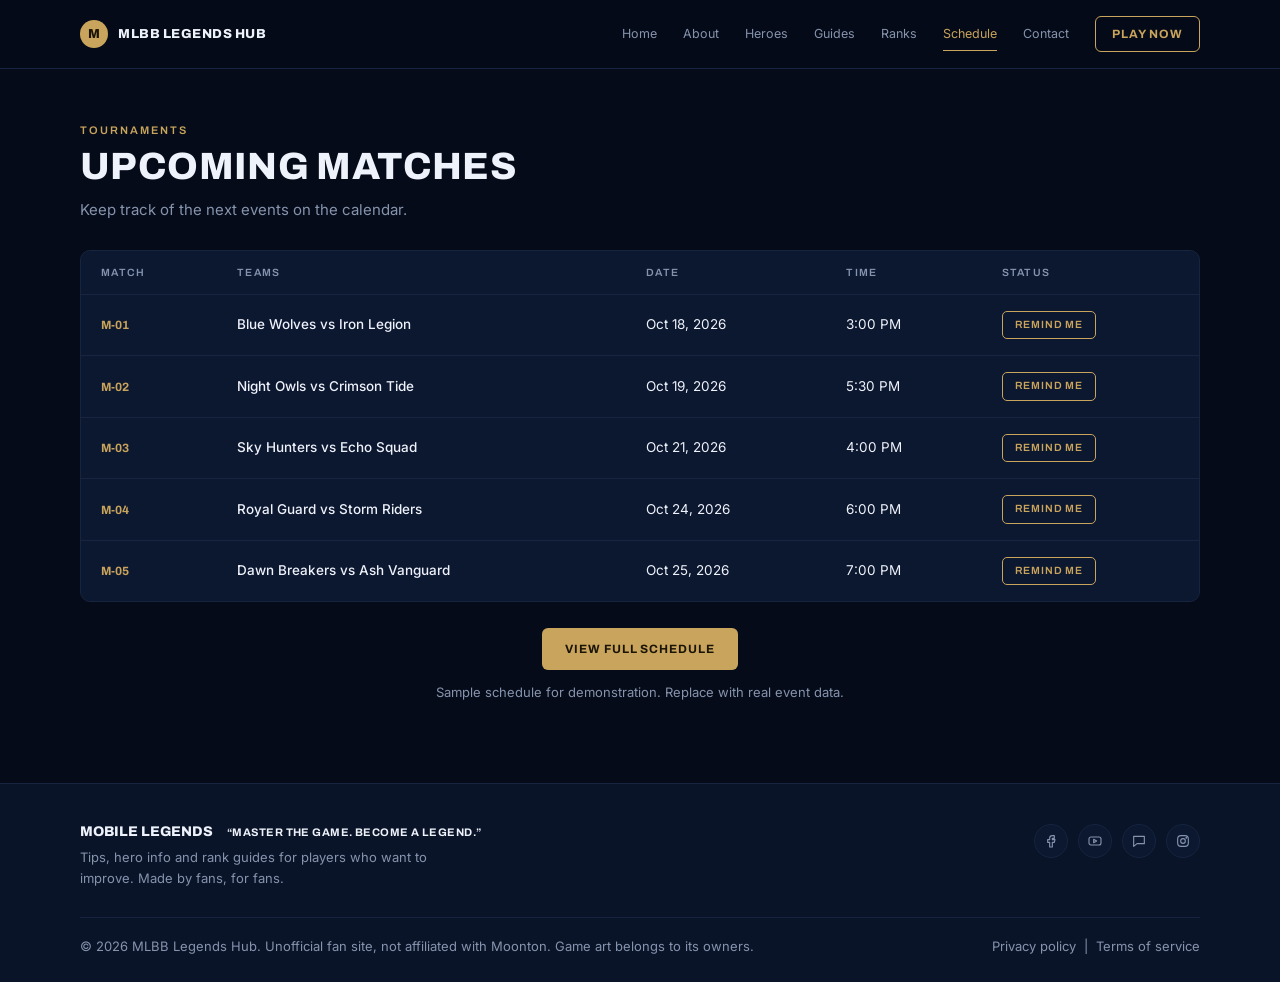
<file: schedule.html>
<!DOCTYPE html>
<html lang="en">
<head>
  <meta charset="UTF-8">
  <meta name="viewport" content="width=device-width, initial-scale=1">
  <title>Schedule | MLBB Legends Hub</title>
  <meta name="description" content="Hero picks, guides, rank tiers and match schedules for Mobile Legends players.">
  <link rel="preconnect" href="https://fonts.googleapis.com">
  <link rel="preconnect" href="https://fonts.gstatic.com" crossorigin>
  <link href="https://fonts.googleapis.com/css2?family=Archivo:wght@500;700;800&family=Inter:wght@400;500;600&display=swap" rel="stylesheet">
  <link rel="stylesheet" href="css/style.css">
</head>
<body>

<svg width="0" height="0" style="position:absolute" aria-hidden="true">
  <defs>
    <symbol id="i-tank" viewBox="0 0 24 24"><path d="M12 3l7 3v5c0 5-3.5 8.5-7 10-3.5-1.5-7-5-7-10V6z"/></symbol>
    <symbol id="i-fighter" viewBox="0 0 24 24"><path d="M5 19l10-10M15 9l4-4V4h-1l-4 4M7 17l-2 2M8 14l2 2"/></symbol>
    <symbol id="i-assassin" viewBox="0 0 24 24"><path d="M12 2l3 9-3 3-3-3zM12 14v8M9 17h6"/></symbol>
    <symbol id="i-mage" viewBox="0 0 24 24"><path d="M12 3l2.5 6.5L21 12l-6.5 2.5L12 21l-2.5-6.5L3 12l6.5-2.5z"/></symbol>
    <symbol id="i-marksman" viewBox="0 0 24 24"><circle cx="12" cy="12" r="9"/><circle cx="12" cy="12" r="5"/><circle cx="12" cy="12" r="1"/></symbol>
    <symbol id="i-support" viewBox="0 0 24 24"><path d="M12 20s-7-4.5-7-10a4 4 0 017-2.5A4 4 0 0119 10c0 5.5-7 10-7 10z"/></symbol>
    <symbol id="i-star" viewBox="0 0 24 24"><path d="M12 3l2.7 5.6 6.1.9-4.4 4.3 1 6.1L12 17l-5.4 2.9 1-6.1L3.2 9.5l6.1-.9z"/></symbol>
    <symbol id="i-book" viewBox="0 0 24 24"><path d="M5 4h11a3 3 0 013 3v13H8a3 3 0 01-3-3zM5 17a3 3 0 013-3h11"/></symbol>
    <symbol id="i-bolt" viewBox="0 0 24 24"><path d="M13 2L5 14h6l-1 8 8-12h-6z"/></symbol>
    <symbol id="i-gem" viewBox="0 0 24 24"><path d="M6 4h12l4 6-10 11L2 10zM2 10h20M9 4l-2 6 5 11 5-11-2-6"/></symbol>
    <symbol id="i-rank" viewBox="0 0 24 24"><path d="M12 2l8 3v6c0 5.2-3.4 9.3-8 11-4.6-1.7-8-5.8-8-11V5z"/><path d="M12 8l1.5 3 3.3.5-2.4 2.3.6 3.3-3-1.6-3 1.6.6-3.3-2.4-2.3 3.3-.5z"/></symbol>
    <symbol id="i-fb" viewBox="0 0 24 24"><path d="M14 8h3V4h-3a4 4 0 00-4 4v2H7v4h3v7h4v-7h3l1-4h-4V8z"/></symbol>
    <symbol id="i-yt" viewBox="0 0 24 24"><rect x="3" y="6" width="18" height="12" rx="3"/><path d="M10 9.5v5l4.5-2.5z"/></symbol>
    <symbol id="i-chat" viewBox="0 0 24 24"><path d="M4 5h16v11H9l-5 4z"/></symbol>
    <symbol id="i-ig" viewBox="0 0 24 24"><rect x="4" y="4" width="16" height="16" rx="5"/><circle cx="12" cy="12" r="3.5"/><circle cx="17" cy="7" r=".6"/></symbol>
  </defs>
</svg>

<a class="skip" href="#main">Skip to content</a>

<header class="site-header">
  <div class="wrap bar">
    <a class="brand" href="index.html" aria-label="MLBB Legends Hub home">
      <span class="brand-mark">M</span>
      <span class="brand-name">MLBB Legends Hub</span>
    </a>

    <button class="nav-toggle" aria-expanded="false" aria-controls="nav" aria-label="Open menu">
      <span></span><span></span><span></span>
    </button>

    <nav id="nav" class="nav" aria-label="Main">
      <a href="index.html">Home</a>
      <a href="about.html">About</a>
      <a href="heroes.html">Heroes</a>
      <a href="guides.html">Guides</a>
      <a href="ranks.html">Ranks</a>
      <a href="schedule.html" aria-current="page">Schedule</a>
      <a href="contact.html">Contact</a>
      <a class="btn btn-outline nav-cta" href="heroes.html">Play now</a>
    </nav>
  </div>
</header>

<main id="main" tabindex="-1">
  <section class="page" data-page="schedule">
    <div class="wrap">
      <header class="page-head">
        <p class="eyebrow">Tournaments</p>
        <h1>Upcoming matches</h1>
        <p class="lead">Keep track of the next events on the calendar.</p>
      </header>

      <div class="table-wrap panel">
        <table>
          <caption class="sr">Upcoming matches</caption>
          <thead><tr><th scope="col">Match</th><th scope="col">Teams</th><th scope="col">Date</th><th scope="col">Time</th><th scope="col">Status</th></tr></thead>
          <tbody id="sched-body"></tbody>
        </table>
      </div>
      <div class="center more"><button class="btn btn-gold" id="sched-more" type="button">View full schedule</button></div>
      <p class="muted small center">Sample schedule for demonstration. Replace with real event data.</p>
    </div>
  </section>
</main>

<footer class="site-footer">
  <div class="wrap">
    <div class="foot-top">
      <div>
        <p class="foot-brand"><strong>Mobile Legends</strong><q>Master the game. Become a legend.</q></p>
        <p class="muted small foot-text">Tips, hero info and rank guides for players who want to improve. Made by fans, for fans.</p>
      </div>
      <ul class="social" aria-label="Social links">
        <li><a href="#" aria-label="Facebook"><svg class="i"><use href="#i-fb"/></svg></a></li>
        <li><a href="#" aria-label="YouTube"><svg class="i"><use href="#i-yt"/></svg></a></li>
        <li><a href="#" aria-label="Community chat"><svg class="i"><use href="#i-chat"/></svg></a></li>
        <li><a href="#" aria-label="Instagram"><svg class="i"><use href="#i-ig"/></svg></a></li>
      </ul>
    </div>
    <div class="foot-bottom">
      <p class="muted small">&copy; <span id="year">2026</span> MLBB Legends Hub. Unofficial fan site, not affiliated with Moonton. Game art belongs to its owners.</p>
      <p class="muted small"><a href="#">Privacy policy</a> &nbsp;|&nbsp; <a href="#">Terms of service</a></p>
    </div>
  </div>
</footer>

<script src="js/main.js"></script>
<script src="js/schedule.js"></script>
</body>
</html>
</file>
<file: css/style.css>
:root {
  --bg: #050b18;
  --panel: #0c1730;
  --panel-2: #0a1428;
  --line: #16243f;
  --gold: #c9a45c;
  --gold-2: #e0be7a;
  --text: #eef2fa;
  --muted: #8593ad;
  --radius: 10px;
  --head: "Archivo", "Arial Narrow", Arial, sans-serif;
  --body: "Inter", system-ui, -apple-system, "Segoe UI", sans-serif;
}

* { box-sizing: border-box; margin: 0; padding: 0; }
html { scroll-behavior: smooth; }
body {
  background: var(--bg);
  color: var(--text);
  font: 400 15px/1.6 var(--body);
  -webkit-font-smoothing: antialiased;
}
img { display: block; max-width: 100%; }
ul, ol { list-style: none; }
a { color: inherit; text-decoration: none; }
button, input, select, textarea { font: inherit; color: inherit; }
[hidden] { display: none !important; }
:focus-visible { outline: 2px solid var(--gold); outline-offset: 3px; border-radius: 4px; }
main:focus { outline: none; }

.wrap { width: min(1120px, 100% - 48px); margin-inline: auto; }
.sr { position: absolute; width: 1px; height: 1px; overflow: hidden; clip: rect(0 0 0 0); }
.skip { position: absolute; left: 12px; top: -48px; background: var(--gold); color: #1a1405; padding: 8px 14px; border-radius: 6px; z-index: 100; }
.skip:focus { top: 12px; }
.center { text-align: center; }
.muted { color: var(--muted); }
.small { font-size: 13px; }
.gold { color: var(--gold); }
.i { width: 18px; height: 18px; fill: none; stroke: currentColor; stroke-width: 1.7; stroke-linecap: round; stroke-linejoin: round; flex: none; }
.i.gold { stroke: var(--gold); }

/* Type */
h1, h2, h3 { font-family: var(--head); text-transform: uppercase; letter-spacing: .01em; line-height: 1.1; }
h1 { font-size: clamp(30px, 4.6vw, 54px); font-weight: 800; }
h2 { font-size: clamp(22px, 3vw, 30px); font-weight: 700; }
.eyebrow { color: var(--gold); font: 600 11px/1 var(--head); letter-spacing: .18em; text-transform: uppercase; margin-bottom: 10px; }
.lead { color: var(--muted); margin-top: 10px; max-width: 60ch; }
.page-head { padding: 56px 0 28px; }
.page-head h1 { font-size: clamp(26px, 3.4vw, 38px); }
.page-head.center .lead { margin-inline: auto; }
.page-head.row { display: flex; justify-content: space-between; align-items: flex-end; gap: 20px; flex-wrap: wrap; }
.gold-h { color: var(--gold); font-size: 17px; margin: 0 0 14px; }
.mini { font-size: 13px; letter-spacing: .08em; margin-bottom: 14px; color: var(--text); }

/* Buttons */
.btn { display: inline-flex; align-items: center; justify-content: center; font: 700 12px/1 var(--head); letter-spacing: .08em; text-transform: uppercase; padding: 14px 22px; border-radius: 6px; border: 1px solid transparent; cursor: pointer; transition: background .2s, color .2s, border-color .2s, transform .2s; }
.btn-gold { background: var(--gold); color: #1a1405; }
.btn-gold:hover { background: var(--gold-2); }
.btn-dark { background: var(--panel-2); border-color: var(--line); color: var(--text); }
.btn-dark:hover { border-color: var(--gold); }
.btn-outline { border-color: var(--gold); color: var(--gold); padding: 11px 16px; }
.btn-outline:hover { background: var(--gold); color: #1a1405; }
.btn-ghost { background: transparent; color: var(--muted); }
.btn-ghost:hover { color: var(--text); }
.btn-row { display: flex; gap: 12px; flex-wrap: wrap; align-items: center; }
.btn:active { transform: translateY(1px); }

/* Header */
.site-header { position: sticky; top: 0; z-index: 50; background: rgba(5, 11, 24, .92); backdrop-filter: blur(8px); border-bottom: 1px solid var(--line); }
.bar { display: flex; align-items: center; justify-content: space-between; height: 68px; }
.brand { display: flex; align-items: center; gap: 10px; }
.brand-mark { width: 28px; height: 28px; border-radius: 50%; background: var(--gold); color: #1a1405; display: grid; place-items: center; font: 800 13px var(--head); }
.brand-name { font: 800 13px var(--head); text-transform: uppercase; letter-spacing: .04em; }
.nav { display: flex; align-items: center; gap: 26px; }
.nav a:not(.btn) { color: var(--muted); font-size: 12.5px; padding: 6px 0; border-bottom: 1.5px solid transparent; transition: color .2s; }
.nav a:not(.btn):hover { color: var(--text); }
.nav a[aria-current="page"] { color: var(--gold); border-bottom-color: var(--gold); }
.nav-toggle { display: none; background: none; border: 0; width: 40px; height: 40px; cursor: pointer; flex-direction: column; justify-content: center; align-items: center; gap: 5px; }
.nav-toggle span { width: 20px; height: 2px; background: var(--text); transition: transform .2s, opacity .2s; }
.nav-toggle[aria-expanded="true"] span:nth-child(1) { transform: translateY(7px) rotate(45deg); }
.nav-toggle[aria-expanded="true"] span:nth-child(2) { opacity: 0; }
.nav-toggle[aria-expanded="true"] span:nth-child(3) { transform: translateY(-7px) rotate(-45deg); }

/* Home */
.hero { display: grid; grid-template-columns: 1fr 1.05fr; gap: 56px; align-items: center; padding: 72px 0 80px; }
.tag { display: inline-block; border: 1px solid var(--gold); color: var(--gold); font: 600 10px/1 var(--head); letter-spacing: .12em; text-transform: uppercase; padding: 7px 10px; border-radius: 4px; margin-bottom: 22px; }
.hero h1 .gold { display: block; margin-top: 6px; font-size: .82em; }
.hero p { color: var(--muted); max-width: 46ch; margin: 22px 0 28px; }
.hero-art { border: 1px solid var(--gold); border-radius: 14px; overflow: hidden; background: #000; box-shadow: 0 20px 60px rgba(0, 0, 0, .45); }
.hero-art img { width: 100%; height: auto; aspect-ratio: 16 / 10; object-fit: cover; }
.band { background: var(--panel); border-block: 1px solid var(--line); padding: 56px 0 64px; }
.band h2 { margin-bottom: 36px; }

.orbs { display: flex; justify-content: center; gap: clamp(20px, 5vw, 64px); flex-wrap: wrap; }
.orbs a { display: flex; flex-direction: column; align-items: center; gap: 4px; text-align: center; }
.orbs img { width: 74px; height: 74px; border-radius: 50%; object-fit: cover; object-position: top; border: 2px solid var(--gold); margin-bottom: 8px; transition: transform .25s, box-shadow .25s; }
.orbs a:hover img { transform: translateY(-4px); box-shadow: 0 8px 22px rgba(201, 164, 92, .3); }
.orbs strong { font: 700 13px var(--head); }
.orbs span { color: var(--muted); font-size: 11px; }
.small-orbs { justify-content: flex-start; gap: 22px; }
.small-orbs img { width: 54px; height: 54px; }

/* Panels */
.panel { background: var(--panel); border: 1px solid var(--line); border-radius: var(--radius); padding: 22px; }

/* About */
.about-grid { display: grid; grid-template-columns: 1.7fr 1fr; gap: 32px; padding-bottom: 80px; align-items: start; }
.basic { background: var(--panel); border: 1px solid var(--line); border-radius: 8px; margin-bottom: 10px; }
.basic summary { cursor: pointer; list-style: none; display: flex; align-items: center; gap: 12px; padding: 16px 18px; font: 700 14px var(--head); }
.basic summary::-webkit-details-marker { display: none; }
.basic summary::after { content: "+"; margin-left: auto; color: var(--gold); font-size: 18px; }
.basic[open] summary::after { content: "\2212"; }
.basic p { color: var(--muted); padding: 0 18px 18px 48px; font-size: 14px; }
.roles { display: grid; grid-template-columns: repeat(auto-fit, minmax(84px, 1fr)); gap: 16px; margin-top: 6px; }
.roles li { display: flex; flex-direction: column; align-items: center; gap: 8px; font: 600 12px var(--head); }
.circle { width: 52px; height: 52px; border-radius: 50%; border: 1px solid var(--gold); background: var(--panel); display: grid; place-items: center; color: var(--gold); transition: background .2s, color .2s; }
.roles li:hover .circle { background: var(--gold); color: #1a1405; }
.mech h3 { color: var(--muted); font-size: 14px; font-weight: 500; text-transform: none; letter-spacing: 0; margin-bottom: 18px; }
.mech li { display: flex; gap: 14px; margin-bottom: 18px; }
.mech li:last-child { margin-bottom: 0; }
.mech strong { font: 700 13px var(--head); }
.mech p { color: var(--muted); font-size: 12.5px; line-height: 1.5; margin-top: 2px; }
.sq { width: 30px; height: 30px; border-radius: 6px; background: var(--bg); border: 1px solid var(--line); display: grid; place-items: center; color: var(--gold); flex: none; }
.sq .i { width: 15px; height: 15px; }

/* Heroes */
.filters { display: flex; gap: 6px; flex-wrap: wrap; }
.chip { background: var(--panel); border: 1px solid var(--line); color: var(--muted); font: 600 11px/1 var(--head); text-transform: uppercase; letter-spacing: .06em; padding: 9px 14px; border-radius: 5px; cursor: pointer; transition: all .2s; }
.chip:hover { color: var(--text); border-color: var(--gold); }
.chip[aria-pressed="true"] { background: var(--gold); color: #1a1405; border-color: var(--gold); }
.feature { display: grid; grid-template-columns: 1.2fr 1fr; min-height: 290px; border: 1px solid var(--line); border-radius: 12px; overflow: hidden; background: linear-gradient(100deg, var(--panel) 40%, #13264a); margin-bottom: 28px; }
.feature-info { padding: 36px; display: flex; flex-direction: column; justify-content: center; gap: 12px; }
.feature-info h2 { font-size: 34px; }
.feature-info p { color: var(--muted); max-width: 44ch; }
.role-pill { align-self: flex-start; display: inline-flex; gap: 8px; align-items: center; border: 1px solid var(--gold); color: var(--gold); font: 600 11px/1 var(--head); text-transform: uppercase; letter-spacing: .1em; padding: 7px 10px; border-radius: 4px; }
.role-pill .i { width: 14px; height: 14px; }
.feature-art { position: relative; min-height: 290px; }
.feature-art img { position: absolute; inset: 0; width: 100%; height: 100%; object-fit: cover; object-position: 50% 18%; -webkit-mask-image: linear-gradient(to right, transparent, #000 38%); mask-image: linear-gradient(to right, transparent, #000 38%); }
.feature-art .mono { position: absolute; inset: 0; display: grid; place-items: center; font: 800 120px var(--head); color: rgba(201, 164, 92, .25); }
.hero-grid { display: grid; grid-template-columns: repeat(auto-fill, minmax(150px, 1fr)); gap: 16px; padding-bottom: 80px; }
.card { width: 100%; text-align: left; background: var(--panel); border: 1px solid var(--line); border-radius: 10px; overflow: hidden; cursor: pointer; transition: border-color .2s, transform .2s; }
.card:hover { border-color: var(--gold); transform: translateY(-3px); }
.card[aria-current="true"] { border-color: var(--gold); }
.card-art { aspect-ratio: 3 / 4; background: var(--panel-2); position: relative; overflow: hidden; }
.card-art img { width: 100%; height: 100%; object-fit: cover; object-position: top; }
.card-art .mono { position: absolute; inset: 0; display: grid; place-items: center; font: 800 54px var(--head); color: rgba(201, 164, 92, .3); }
.card-body { padding: 12px 14px 14px; }
.card-body strong { display: block; font: 700 14px var(--head); }
.card-body span { color: var(--muted); font-size: 12px; }

/* Guides */
.guides-grid { display: grid; grid-template-columns: 220px 1fr; gap: 20px; padding-bottom: 80px; align-items: start; }
.side-list { display: grid; gap: 6px; }
.side-btn { display: flex; align-items: center; gap: 10px; width: 100%; text-align: left; background: transparent; border: 1px solid transparent; border-radius: 6px; padding: 10px 12px; cursor: pointer; color: var(--muted); font: 600 12.5px var(--head); transition: all .2s; }
.side-btn:hover { color: var(--text); }
.side-btn[aria-selected="true"] { background: var(--gold); color: #1a1405; }
.side-btn .i { width: 16px; height: 16px; }
.guides-main { display: grid; gap: 20px; }
.guide-row { display: grid; grid-template-columns: 1.1fr 1fr; gap: 20px; }
.guide-img { width: 100%; height: 100%; min-height: 200px; object-fit: cover; border-radius: var(--radius); border: 1px solid var(--line); }
.tips li { display: flex; gap: 12px; padding: 9px 0; font-size: 13.5px; color: var(--text); counter-increment: tip; border-bottom: 1px solid var(--line); }
.tips li:last-child { border-bottom: 0; }
.tips { counter-reset: tip; }
.tips li::before { content: counter(tip); width: 22px; height: 22px; flex: none; border-radius: 50%; background: var(--bg); border: 1px solid var(--gold); color: var(--gold); display: grid; place-items: center; font: 700 11px var(--head); margin-top: 1px; }

/* Ranks */
.rank-grid { display: flex; flex-wrap: wrap; justify-content: center; gap: 16px; padding-bottom: 80px; }
.rank { flex: 1 1 240px; max-width: 260px; background: var(--panel); border: 1px solid var(--line); border-radius: var(--radius); padding: 26px 16px; text-align: center; transition: border-color .2s, transform .2s; }
.rank:hover { border-color: var(--c); transform: translateY(-3px); }
.emblem { width: 96px; height: 96px; object-fit: contain; margin: 0 auto 12px; filter: drop-shadow(0 6px 14px color-mix(in srgb, var(--c) 35%, transparent)); transition: transform .25s; }
.rank:hover .emblem { transform: scale(1.06) translateY(-2px); }
.rank strong { display: block; font: 700 15px var(--head); }
.rank span { color: var(--muted); font-size: 12px; }
.rank p { color: var(--muted); font-size: 12.5px; margin-top: 10px; }

/* Schedule */
.table-wrap { padding: 0; overflow-x: auto; }
table { width: 100%; border-collapse: collapse; min-width: 640px; }
th { text-align: left; font: 600 10.5px var(--head); text-transform: uppercase; letter-spacing: .12em; color: var(--muted); padding: 16px 20px; border-bottom: 1px solid var(--line); }
td { padding: 16px 20px; border-bottom: 1px solid var(--line); font-size: 13.5px; }
tr:last-child td { border-bottom: 0; }
td:first-child { color: var(--gold); font: 700 12px var(--head); }
td.vs { font-weight: 500; }
tbody tr { transition: background .2s; }
tbody tr:hover { background: rgba(255, 255, 255, .02); }
.remind { background: transparent; border: 1px solid var(--gold); color: var(--gold); border-radius: 5px; font: 600 10.5px/1 var(--head); text-transform: uppercase; letter-spacing: .08em; padding: 8px 12px; cursor: pointer; transition: all .2s; }
.remind:hover, .remind[aria-pressed="true"] { background: var(--gold); color: #1a1405; }
.more { margin: 26px 0 12px; }
#sched-more[hidden] + * { margin-top: 0; }
.page[data-page="schedule"] .wrap { padding-bottom: 80px; }

/* Contact */
.contact-grid { display: grid; grid-template-columns: 1fr 1fr; gap: 28px; padding: 18px; margin-bottom: 80px; }
.contact-grid > img { width: 100%; height: 100%; min-height: 320px; object-fit: cover; border-radius: 8px; }
form { display: grid; gap: 14px; align-content: start; padding: 8px 6px; }
.field { display: grid; gap: 6px; }
label { font: 600 11px var(--head); text-transform: uppercase; letter-spacing: .1em; color: var(--muted); }
input, select, textarea { width: 100%; background: var(--bg); border: 1px solid var(--line); border-radius: 6px; padding: 11px 12px; font-size: 14px; transition: border-color .2s; }
input::placeholder, textarea::placeholder { color: #4d5b77; }
input:focus, select:focus, textarea:focus { border-color: var(--gold); outline: none; }
textarea { resize: vertical; }
.field.bad input, .field.bad select, .field.bad textarea { border-color: #e0685f; }
.err { color: #ef8a82; font-size: 12px; min-height: 0; }
.form-ok { color: var(--gold-2); font-size: 13px; border: 1px solid var(--gold); border-radius: 6px; padding: 10px 12px; }

/* Footer */
.site-footer { background: var(--panel-2); border-top: 1px solid var(--line); padding-top: 40px; }
.foot-top { display: flex; justify-content: space-between; gap: 24px; flex-wrap: wrap; padding-bottom: 28px; }
.foot-brand { display: flex; align-items: baseline; gap: 14px; flex-wrap: wrap; margin-bottom: 8px; }
.foot-brand strong { font: 800 14px var(--head); text-transform: uppercase; }
.foot-brand q { font: 700 11px var(--head); text-transform: uppercase; letter-spacing: .04em; }
.foot-text { max-width: 44ch; }
.social { display: flex; gap: 10px; align-self: flex-start; }
.social a { width: 34px; height: 34px; border-radius: 50%; background: var(--panel); border: 1px solid var(--line); display: grid; place-items: center; color: var(--muted); transition: all .2s; }
.social a:hover { color: var(--gold); border-color: var(--gold); }
.social .i { width: 16px; height: 16px; }
.foot-bottom { display: flex; justify-content: space-between; gap: 12px; flex-wrap: wrap; border-top: 1px solid var(--line); padding: 18px 0 26px; }
.foot-bottom a:hover { color: var(--text); }

/* One-time page load entrance (hero only) */
@keyframes rise { from { opacity: 0; transform: translateY(14px); } to { opacity: 1; transform: none; } }
.page[data-page="home"]:not([hidden]) .hero-copy { animation: rise .6s ease both; }
.page[data-page="home"]:not([hidden]) .hero-art { animation: rise .6s .12s ease both; }

/* Responsive */
@media (max-width: 900px) {
  .hero, .about-grid, .guide-row, .contact-grid, .feature { grid-template-columns: 1fr; }
  .hero { padding: 40px 0 48px; gap: 32px; }
  .guides-grid { grid-template-columns: 1fr; }
  .side-list { grid-template-columns: repeat(2, 1fr); }
  .feature-art { min-height: 240px; order: -1; }
  .feature-art img { -webkit-mask-image: linear-gradient(to top, transparent, #000 40%); mask-image: linear-gradient(to top, transparent, #000 40%); }
  .nav-toggle { display: flex; }
  .nav { position: absolute; top: 68px; left: 0; right: 0; flex-direction: column; align-items: stretch; gap: 0; background: var(--bg); border-bottom: 1px solid var(--line); padding: 8px 24px 20px; display: none; }
  .nav.open { display: flex; }
  .nav a:not(.btn) { padding: 14px 0; border-bottom: 1px solid var(--line); font-size: 14px; }
  .nav-cta { margin-top: 14px; }
}
@media (max-width: 520px) {
  .wrap { width: calc(100% - 32px); }
  .foot-bottom { flex-direction: column; }
}
@media (prefers-reduced-motion: reduce) {
  * { animation: none !important; transition: none !important; scroll-behavior: auto !important; }
}
</file>
